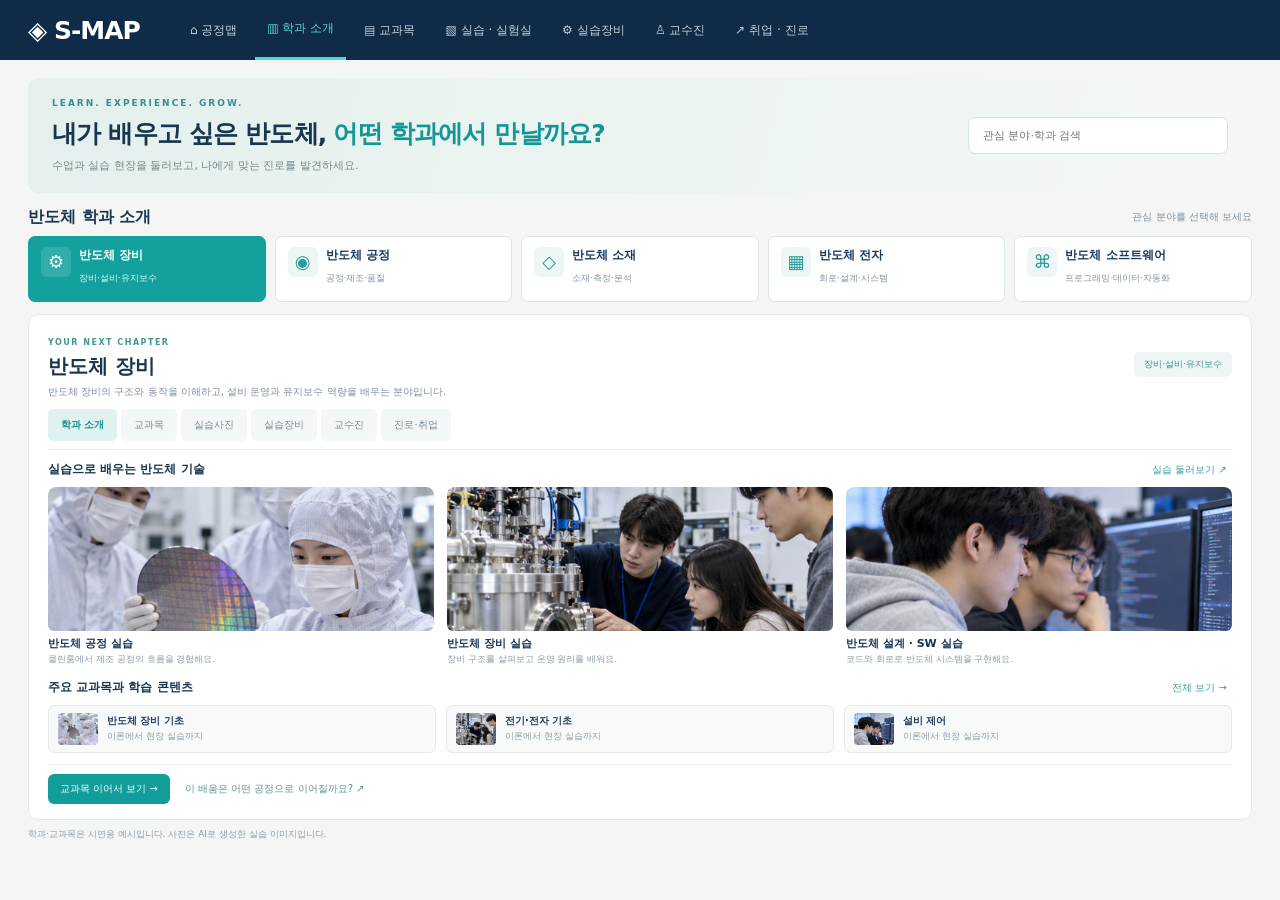
<file: campus.html>
<!doctype html>
<html lang="ko"><head><meta charset="utf-8"><meta name="viewport" content="width=device-width, initial-scale=1"><title>S-MAP | 학과 소개</title><link rel="stylesheet" href="campus.css"><link rel="stylesheet" href="campus-compact.css"><link rel="stylesheet" href="campus-editorial.css"></head>
<body><aside class="campus-sidebar"><a class="brand" href="/">◈ S-MAP<small>Semiconductor Map for All</small></a><p class="nav-label">CAMPUS EXPLORER</p><nav><a href="/">⌂ 공정맵</a><a href="campus.html" class="selected">▥ 학과 소개</a><a href="#detail" data-section="1">▤ 교과목</a><a href="#detail" data-section="2">▧ 실습 · 실험실</a><a href="#detail" data-section="3">⚙ 실습장비</a><a href="#detail" data-section="4">♙ 교수진</a><a href="#detail" data-section="5">↗ 취업 · 진로</a></nav><div class="sidebar-bottom">배움의 다음을 찾아보세요.<p>학과에서 실습으로,<br>실습에서 나의 진로로.</p></div></aside><div class="campus-main"><header><div><strong>S-MAP</strong><small>배우고, 경험하고, 진로를 탐색하는 캠퍼스</small></div><a href="/">← 공정맵으로 돌아가기</a></header>
<main class="wrap"><section class="intro"><div><p class="eyebrow">LEARN. EXPERIENCE. GROW.</p><h1>내가 배우고 싶은 반도체,<br><span>어떤 학과에서 만날까요?</span></h1><p>수업과 실습 현장을 둘러보고, 나에게 맞는 진로를 발견하세요.</p></div><input id="departmentSearch" type="search" aria-label="학과 검색" placeholder="관심 분야·학과 검색"></section>
<div class="section-heading"><h2>반도체 학과 소개</h2><span>관심 분야를 선택해 보세요</span></div>
<section class="departments" id="departments" aria-label="학과 목록"></section><section class="detail" id="detail" aria-label="선택한 학과 상세"></section><p class="note">학과·교과목은 시연용 예시입니다. 사진은 AI로 생성한 실습 이미지입니다.</p></main><footer>S-MAP · 학과에서 실습과 진로까지 이어지는 탐색</footer></div><script src="campus-page.js"></script></body></html>
</file>
<file: campus.css>
*{box-sizing:border-box}body{margin:0;background:#f2f6fc;color:#163053;font-family:system-ui,'Malgun Gothic',sans-serif}button,input,a{font:inherit}button,a{touch-action:manipulation}a{color:#1559b8;text-decoration:none}button{cursor:pointer}header{background:#102f60;color:white;padding:24px 5%;display:flex;justify-content:space-between;gap:20px;align-items:center}header a{color:white}header strong{font-size:26px}header small{display:block;color:#b9d1f6;margin-top:6px}.wrap{max-width:1400px;margin:auto;padding:32px}.intro{display:flex;justify-content:space-between;gap:24px;align-items:center}h1{font-size:34px;margin:0 0 12px}p{line-height:1.7}input{padding:14px 18px;border:1px solid #c4d4e9;border-radius:12px;width:320px;max-width:100%}.note{color:#63758c;font-size:14px}.departments{display:grid;grid-template-columns:repeat(5,1fr);gap:14px;margin:24px 0}.department{border:1px solid #ccdbef;border-radius:16px;padding:24px 14px;background:white;text-align:left;min-height:145px;color:#173963}.department span{display:block;font-size:28px;color:#246cda;margin-bottom:12px}.department b{display:block;font-size:18px}.department small{display:block;margin-top:8px}.department[aria-pressed=true]{border:2px solid #216cdd;background:#eaf2ff}.detail{background:white;border:1px solid #d9e4f3;border-radius:20px;padding:28px}.detail h2{font-size:26px;margin-top:0}.tabs{display:flex;flex-wrap:wrap;gap:10px;margin:24px 0}.tabs button{border:1px solid #cad8ec;background:#f7faff;border-radius:10px;padding:14px 20px;min-height:48px;color:#24466f}.tabs button[aria-pressed=true]{background:#1765d1;color:white;border-color:#1765d1}.cards{display:grid;grid-template-columns:repeat(3,1fr);gap:18px}.card{border:1px solid #d8e3f1;border-radius:14px;padding:22px;background:#fbfdff}.card h3{margin-top:0}.card p{margin-bottom:0}.photo-slot{height:155px;border-radius:10px;background:linear-gradient(135deg,#e5eefb,#f4f7fc);display:grid;place-items:center;color:#667c99;margin-bottom:16px}.related{display:flex;gap:12px;flex-wrap:wrap;margin-top:20px}.related button{background:white;border:1px solid #abc7ee;padding:12px;border-radius:10px;color:#185eb8}footer{padding:26px;text-align:center;color:#6c7e95}@media(max-width:1000px){.departments{grid-template-columns:repeat(3,1fr)}.cards{grid-template-columns:repeat(2,1fr)}}@media(max-width:650px){.wrap{padding:20px}.intro{display:block}.intro input{width:100%}.departments,.cards{grid-template-columns:1fr}header{align-items:flex-start}.detail{padding:20px}h1{font-size:27px}}

html{scroll-behavior:smooth}button:focus-visible,a:focus-visible{outline:3px solid #70b1ff;outline-offset:3px}.campus-sidebar{position:fixed;inset:0 auto 0 0;width:200px;background:#102d53;color:white;padding:35px 19px;display:flex;flex-direction:column}.brand{color:white;font-weight:800;font-size:27px;padding:0 8px}.brand small{display:block;font-size:10px;font-weight:400;color:#9db9db;margin-top:10px}.nav-label{font-size:10px;letter-spacing:2px;color:#829bbd;margin:44px 10px 16px}.campus-sidebar nav{display:grid;gap:7px}.campus-sidebar nav a{color:#c1d1e7;padding:14px 15px;border-radius:9px;font-size:14px}.campus-sidebar nav a.selected{background:#2377e9;color:white}.sidebar-bottom{margin-top:auto;padding:24px 10px 0;border-top:1px solid #294568;font-size:12px}.sidebar-bottom p{color:#96acca;line-height:1.8}.campus-main{margin-left:200px}header{background:white;border-bottom:1px solid #e0e7f1;padding:18px 32px}header strong{font-size:22px;color:#193b69}header small{color:#8a9db5;font-size:10px}header a{font-size:11px;color:#526c90}.wrap{max-width:1450px;padding:28px 32px}.intro{gap:25px;padding-bottom:12px}.eyebrow{font-size:10px;font-weight:800;letter-spacing:2px;color:#2679e5;margin:0 0 10px}h1{font-size:28px;letter-spacing:-1px;line-height:1.4;margin:0 0 10px}h1 span{color:#2070d7}.intro p:not(.eyebrow){font-size:12px;color:#738297}input{width:280px;font-size:11px}.section-heading{display:flex;justify-content:space-between;align-items:center;margin:12px 0}.section-heading h2{font-size:18px;margin:0}.section-heading span{font-size:11px;color:#8b9bb0}.departments{gap:10px;margin:15px 0 24px}.department{border:1px solid #e0e8f3;border-radius:12px;padding:18px 10px;text-align:center;min-height:120px;transition:.2s}.department:hover{transform:translateY(-3px);box-shadow:0 8px 20px #1f4f8210}.department span{display:grid;place-items:center;font-size:22px;margin:0 auto 9px;width:43px;height:43px;background:#eaf2ff;border-radius:50%}.department b{font-size:13px}.department small{font-size:10px;color:#778da9}.department[aria-pressed=true]{border:1px solid #3984ec;background:#f1f7ff}.detail{border:1px solid #e3eaf4;border-radius:15px;padding:23px}.detail-head{display:flex;justify-content:space-between;align-items:center;gap:12px}.detail h2{font-size:21px;margin:0}.detail-head p{font-size:11px;color:#8392a6;margin:8px 0 0}.badge{background:#eaf3ff;color:#2472d1;border-radius:20px;padding:7px 12px;font-size:10px}.tabs{gap:6px;margin:18px 0;border-bottom:1px solid #e8eef6;padding-bottom:13px}.tabs button{border:0;background:#f4f7fc;border-radius:7px;padding:11px 14px;min-height:42px;font-size:11px}.card h3{font-size:14px}.card p{font-size:12px;color:#71839b}.photo-grid{display:grid;grid-template-columns:repeat(3,1fr);gap:18px 14px}.photo-card{padding:0;border:0;background:white;text-align:left;color:#163458;overflow:hidden;border-radius:8px}.photo{height:155px;background-image:url('campus-photos.png');background-size:300% 200%;background-repeat:no-repeat;border-radius:8px}.photo-card:hover .photo{filter:brightness(1.07)}.p0{background-position:0% 0%}.p1{background-position:50% 0%}.p2{background-position:100% 0%}.p3{background-position:0% 100%}.p4{background-position:50% 100%}.p5{background-position:100% 100%}.photo-card h3{font-size:13px;margin:10px 0 5px}.photo-card p{font-size:11px;color:#8796aa;line-height:1.6;margin:0}.subheading{display:flex;justify-content:space-between;align-items:center;margin:25px 0 12px}.subheading h3{font-size:15px;margin:0}.subheading button{border:0;background:none;color:#2174de;font-size:11px;padding:8px}.course-row{display:grid;grid-template-columns:repeat(3,1fr);gap:12px}.course-item{display:flex;gap:12px;align-items:center;background:#f7faff;padding:12px;border-radius:9px;text-align:left;border:1px solid #e4edf8;color:#203e65}.course-thumb{width:64px;height:52px;flex-shrink:0;background-image:url('campus-photos.png');background-size:300% 200%;border-radius:6px}.course-item b{display:block;font-size:12px}.course-item small{display:block;color:#8697ad;font-size:10px;margin-top:6px}.story-row{display:grid;grid-template-columns:repeat(3,1fr);gap:12px}.story{height:115px;border-radius:9px;position:relative;background-image:url('campus-photos.png');background-size:300% 200%;overflow:hidden}.story b{position:absolute;inset:auto 0 0;background:linear-gradient(transparent,#0b274ddd);color:white;padding:28px 12px 12px;font-size:12px}.related button,.related a{font-size:12px}.note{font-size:11px;color:#8997ab}footer{font-size:11px}@media(min-width:1500px){.photo{height:195px}}@media(max-width:1000px){.campus-sidebar{width:165px}.campus-main{margin-left:165px}.intro{display:block}.intro input{width:100%;margin-top:12px}.photo-grid{grid-template-columns:repeat(2,1fr)}.course-row{grid-template-columns:1fr}}@media(max-width:650px){.campus-sidebar{position:static;width:100%;padding:16px}.brand small,.nav-label,.sidebar-bottom{display:none}.campus-sidebar nav{display:flex;overflow:auto;margin-top:14px;gap:5px}.campus-sidebar nav a{white-space:nowrap;padding:10px;font-size:12px}.campus-main{margin-left:0}.wrap{padding:22px 16px}.photo-grid{grid-template-columns:1fr}.photo{height:220px}.story-row{grid-template-columns:1fr}.story{height:155px}.badge{display:none}}
.photo,.course-thumb,.story{background-size:300% auto}.brand{white-space:nowrap}.brand small{white-space:normal}
</file>
<file: campus-compact.css>
@media(min-width:1101px){
 .campus-sidebar{width:172px;padding:22px 14px}.brand{font-size:23px}.brand small{font-size:9px;margin-top:7px}.nav-label{margin:26px 10px 12px;font-size:9px}.campus-sidebar nav{gap:5px}.campus-sidebar nav a{padding:10px 13px;font-size:12px}.sidebar-bottom{padding:16px 8px 0;font-size:11px}.sidebar-bottom p{margin:8px 0;line-height:1.6}
 .campus-main{margin-left:172px}header{padding:10px 24px}header strong{font-size:20px}header small{font-size:9px;margin-top:3px}header a{font-size:10px}.wrap{padding:17px 24px 9px}
 .intro{padding-bottom:3px;gap:20px}.eyebrow{font-size:9px;margin:0 0 5px;letter-spacing:1.6px}h1{font-size:23px;line-height:1.3;margin:0 0 6px}.intro p:not(.eyebrow){font-size:11px;margin:6px 0;line-height:1.5}.intro input{width:260px;padding:10px 12px;font-size:11px}
 .section-heading{margin:9px 0}.section-heading h2{font-size:15px}.section-heading span{font-size:10px}.departments{gap:9px;margin:9px 0 13px}.department{min-height:85px;padding:11px 8px;border-radius:9px}.department span{width:30px;height:30px;font-size:18px;margin:0 auto 6px}.department b{font-size:12px}.department small{font-size:9px;margin-top:3px}
 .detail{padding:15px 18px;border-radius:12px}.detail h2{font-size:17px}.detail-head p{font-size:10px;margin:4px 0 0}.badge{font-size:9px;padding:5px 9px}.tabs{margin:10px 0;gap:5px;padding-bottom:9px}.tabs button{min-height:32px;padding:7px 12px;font-size:10px;border-radius:6px}
 .subheading{margin:12px 0 8px}.subheading h3{font-size:13px}.subheading button{font-size:10px;padding:3px 5px}.photo-grid{gap:10px 12px}.photo{height:108px;border-radius:7px}.photo-card h3{font-size:11px;margin:6px 0 2px}.photo-card p{font-size:9px;line-height:1.4}.course-row{gap:10px}.course-item{padding:7px 9px;gap:9px}.course-thumb{width:47px;height:37px}.course-item b{font-size:10px}.course-item small{font-size:9px;margin-top:3px}.story-row{gap:10px}.story{height:68px}.story b{font-size:10px;padding:20px 9px 8px}
 .related{margin-top:10px;gap:12px}.related button{padding:6px 10px;font-size:10px}.related a{font-size:10px}.wrap>.note{font-size:9px;margin:8px 0 0;line-height:1.4}footer{padding:8px 24px;font-size:9px}.card{padding:14px}.card h3{font-size:13px}.card p{font-size:11px}
}
@media(min-width:1101px) and (max-height:820px){
 header{padding:7px 20px}header strong{font-size:18px}header small{font-size:8px}.wrap{padding:10px 20px 6px}.intro .eyebrow{display:none}h1{font-size:20px;line-height:1.25;margin-bottom:4px}.intro p:not(.eyebrow){font-size:10px;margin:4px 0}.intro input{padding:8px 10px;font-size:10px}.section-heading{margin:7px 0}.section-heading h2{font-size:14px}.departments{margin:7px 0 10px;gap:8px}.department{min-height:72px;padding:8px}.department span{width:25px;height:25px;font-size:16px;margin-bottom:4px}.department b{font-size:11px}.department small{font-size:8px;margin-top:2px}.detail{padding:11px 14px}.detail h2{font-size:15px}.detail-head p{font-size:9px;margin-top:3px}.tabs{margin:7px 0;padding-bottom:7px}.tabs button{min-height:29px;font-size:9px;padding:6px 10px}.subheading{margin:8px 0 6px}.subheading h3{font-size:12px}.photo-grid{gap:8px 10px}.photo{height:86px}.photo-card h3{font-size:10px;margin:4px 0 2px}.photo-card p{font-size:9px;line-height:1.3}.course-item{padding:5px 7px}.course-thumb{width:40px;height:30px}.course-item b{font-size:10px}.course-item small{font-size:8px;margin-top:2px}.story{height:52px}.story b{font-size:9px;padding:17px 8px 7px}.related{margin-top:7px}.related button{font-size:9px;padding:5px 9px}.wrap>.note{font-size:8px;margin:5px 0 0}footer{padding:6px 20px;font-size:8px}
}
@media(min-width:1101px){.campus-main>header{display:none}.intro h1 br{display:none}.intro h1 span{margin-left:6px}.detail:has([data-go]) .related{display:none}.campus-main>footer{display:none}} @media(min-width:1101px) and (max-height:820px){.photo{height:98px}}
@media(min-width:1101px){.photo-grid .p0{background-position:0% 21%}.photo-grid .p1{background-position:50% 21%}.photo-grid .p2{background-position:100% 21%}.photo-grid .p3{background-position:0% 79%}.photo-grid .p4{background-position:50% 79%}.photo-grid .p5{background-position:100% 79%}}
</file>
<file: campus-editorial.css>
:root{--ink:#18364f;--teal:#129f9e;--muted:#738995}body{background:#f4f6f6;color:var(--ink)}.campus-sidebar{position:static;width:100%;height:60px;padding:0 28px;flex-direction:row;align-items:center;gap:38px;background:#102b47}.brand{padding:0;font-size:25px;letter-spacing:-1px}.brand small,.nav-label,.sidebar-bottom{display:none}.campus-sidebar nav{display:flex;gap:6px;overflow:auto;align-items:center}.campus-sidebar nav a{font-size:12px;color:#bfd0de;padding:20px 12px;border-radius:0;white-space:nowrap}.campus-sidebar nav a.selected{background:transparent;color:#56d6ce;border-bottom:3px solid #56d6ce}.campus-main{margin-left:0}.campus-main>header{display:none}.wrap{max-width:1600px;padding:18px 28px 14px}.intro{padding:18px 24px;background:linear-gradient(105deg,#e3f0ed,#f4f8f5);border-radius:10px;gap:25px;align-items:center}.eyebrow{color:#388d8e;font-size:9px;letter-spacing:2px;margin:0 0 5px}.intro h1{font-size:25px;line-height:1.4;letter-spacing:-.8px;margin:0}.intro h1 br{display:none}.intro h1 span{color:#149696;margin-left:7px}.intro p:not(.eyebrow){font-size:11px;color:#718990;margin:7px 0 0}.intro input{background:white;border-color:#d6e3e2;border-radius:7px;padding:11px 14px;width:260px;flex-shrink:0;font-size:11px}.section-heading{margin:14px 0 8px}.section-heading h2{font-size:16px}.section-heading span{font-size:10px;color:#7d929c}.departments{gap:9px;margin:0 0 12px}.department{display:grid;grid-template-columns:30px 1fr;column-gap:8px;text-align:left;min-height:66px;padding:10px 12px;border-radius:7px;border:1px solid #dce6e8}.department span{grid-row:span 2;width:30px;height:30px;border-radius:6px;margin:0;background:#edf6f4;color:#279c9a;font-size:18px}.department b{font-size:12px;line-height:1.4;white-space:normal;overflow-wrap:anywhere}.department small{font-size:9px;line-height:1.4;color:#7e949d;margin:3px 0 0}.department[aria-pressed=true]{background:#13a19e;border-color:#13a19e;color:white}.department[aria-pressed=true] span{background:#ffffff22;color:white}.department[aria-pressed=true] small{color:#dcf5f1}.department:hover{transform:translateY(-2px);box-shadow:0 4px 10px #153c4510}.detail{border:1px solid #e0e8eb;border-radius:10px;padding:15px 19px;background:#fff}.detail-head{align-items:center;gap:20px}.detail-eyebrow{font-size:8px;color:#449797;letter-spacing:1.5px;font-weight:700}.detail h2{font-size:20px;line-height:1.35;margin:4px 0}.detail-head p{font-size:10px;line-height:1.5;margin:3px 0 0;color:#798e99;max-width:850px}.badge{border-radius:5px;white-space:nowrap;background:#edf6f4;color:#41948f;padding:6px 10px;font-size:9px}.tabs{gap:4px;margin:10px 0;padding-bottom:8px;border-color:#e8eef0;flex-wrap:wrap}.tabs button{min-height:32px;padding:7px 13px;border-radius:5px;background:#f4f7f8;color:#728996;font-size:10px}.tabs button[aria-pressed=true]{background:#e0f2ef;color:#168e8a;font-weight:700}.subheading{margin:9px 0 7px}.subheading h3{font-size:12px}.subheading button{color:#399d9c;font-size:10px;padding:3px 5px}.photo-grid{grid-template-columns:repeat(3,minmax(0,1fr));gap:10px 13px}.photo{height:clamp(80px,11vh,135px);background-size:300% auto;border-radius:6px}.photo-grid .p0,.photo-grid .p1,.photo-grid .p2{background-position-y:0!important}.photo-grid .p3,.photo-grid .p4,.photo-grid .p5{background-position-y:100%!important}.photo-card{min-width:0}.photo-card h3{font-size:11px;line-height:1.4;margin:5px 0 2px}.photo-card p{font-size:9px;line-height:1.4;color:#879ba5;margin:0}.course-row{gap:10px;grid-template-columns:repeat(3,minmax(0,1fr))}.course-item{padding:7px 9px;background:#f7faf9;border-color:#e4ecea;gap:9px;border-radius:6px;min-width:0}.course-thumb{width:40px;height:32px;background-size:300% auto;border-radius:4px}.course-item b{font-size:10px;white-space:normal;line-height:1.4}.course-item small{font-size:9px;margin-top:2px;color:#8b9ca5}.story-row,.subheading:has(+.story-row){display:none}.related{display:flex!important;margin-top:11px;padding-top:9px;border-top:1px solid #edf1f3;align-items:center;gap:15px}.related button{background:#119e9b;border:0;color:white;padding:8px 12px;font-size:10px;border-radius:6px}.related a{font-size:10px;color:#5c9095}.wrap>.note{font-size:9px;line-height:1.4;margin:8px 0 0;color:#8b9da6}.campus-main>footer{display:none}.cards{grid-template-columns:repeat(3,minmax(0,1fr));gap:12px;padding:12px 0}.card{padding:20px;border-color:#e0e9e9;background:#f9fbfb;border-radius:8px;min-width:0}.card h3{font-size:16px;line-height:1.45;overflow-wrap:anywhere;margin:9px 0}.card p{font-size:12px;line-height:1.7;color:#7e929b}.item-number{font-size:11px;color:#55a29f;font-weight:700}.course-open{margin-top:15px;padding:8px 0;border:0;background:transparent;color:#169b97;font-size:11px}.course-dialog{width:min(600px,90vw);border:1px solid #d9e7e6;border-radius:12px;padding:30px;color:#204455;box-shadow:0 20px 80px #17384735}.course-dialog::backdrop,dialog::backdrop{background:#153b4b55}.course-dialog h2{margin:15px 0;font-size:23px}.course-dialog h3{font-size:13px;margin:20px 0 7px;color:#159c98}.course-dialog p{font-size:12px;color:#6e8790}.course-dialog small{font-size:10px;color:#8c9fa5}.dialog-close{float:right;border:0;border-radius:5px;background:#edf5f3;color:#43777b;padding:7px 10px;font-size:11px}button:focus-visible,a:focus-visible,input:focus-visible{outline:3px solid #68c9c4;outline-offset:3px}button,a{touch-action:manipulation}
@media(min-width:1101px) and (max-height:820px){.campus-sidebar{height:52px}.campus-sidebar nav a{padding:16px 12px}.wrap{padding:12px 22px 10px}.intro{padding:12px 20px}.intro h1{font-size:21px}.intro .eyebrow{display:block}.intro p:not(.eyebrow){font-size:10px}.department{min-height:58px;padding:8px 10px}.detail{padding:11px 16px}.detail h2{font-size:18px}.photo{height:80px}.detail-head p{font-size:9px}.section-heading{margin:10px 0 7px}.related{margin-top:8px;padding-top:7px}.tabs{margin:8px 0}.course-item{padding:5px 8px}}
@media(max-width:1100px){.campus-sidebar{gap:20px;padding:0 16px}.campus-sidebar nav a{padding:20px 9px;font-size:11px}.wrap{padding:16px}.intro{display:flex}.intro h1{font-size:22px}.intro h1 br{display:block}.intro h1 span{margin-left:0}.intro input{width:230px;margin:0}.departments{grid-template-columns:repeat(3,minmax(0,1fr))}.photo-grid{grid-template-columns:repeat(3,minmax(0,1fr))}.course-row{grid-template-columns:repeat(3,minmax(0,1fr))}.photo{height:110px}}
@media(max-width:650px){.campus-sidebar{height:auto;display:block;padding:13px 16px}.campus-sidebar nav{margin-top:8px}.campus-sidebar nav a{padding:10px 8px}.intro{display:block}.intro h1{font-size:21px}.intro input{width:100%;margin-top:14px}.departments{grid-template-columns:repeat(2,minmax(0,1fr))}.photo-grid{grid-template-columns:repeat(2,minmax(0,1fr))}.photo{height:110px}.detail-head{display:block}.badge{display:none}.detail-head p{font-size:11px}.course-row,.cards{grid-template-columns:1fr}.tabs button{font-size:11px;min-height:38px}.photo-card h3{font-size:12px}.photo-card p{font-size:10px}.related a{line-height:1.5}.intro p:not(.eyebrow){font-size:11px}}
.detail[data-view="0"] .photo-card:nth-child(n+4){display:none}.detail[data-view="0"] .photo{height:clamp(110px,16vh,185px)}.detail[data-view="2"] .photo{height:clamp(100px,14vh,180px)}.detail[data-view="0"] .photo-grid{margin-bottom:12px}.photo-grid .p0{background-position-y:12%!important}.photo-grid .p1,.photo-grid .p2{background-position-y:12%!important}.photo-grid .p3,.photo-grid .p4,.photo-grid .p5{background-position-y:88%!important}@media(min-width:1101px) and (max-height:820px){.detail[data-view="0"] .photo{height:120px}.intro{padding:10px 18px}.section-heading{margin-top:8px}.detail-head p{font-size:10px}.course-item b{font-size:11px}.related button,.related a{font-size:11px}.photo-card h3{font-size:12px}.photo-card p{font-size:10px}}@media(max-width:650px){.detail[data-view="0"] .photo-card:nth-child(3){display:none}.detail[data-view="0"] .photo{height:140px}}
</file>
